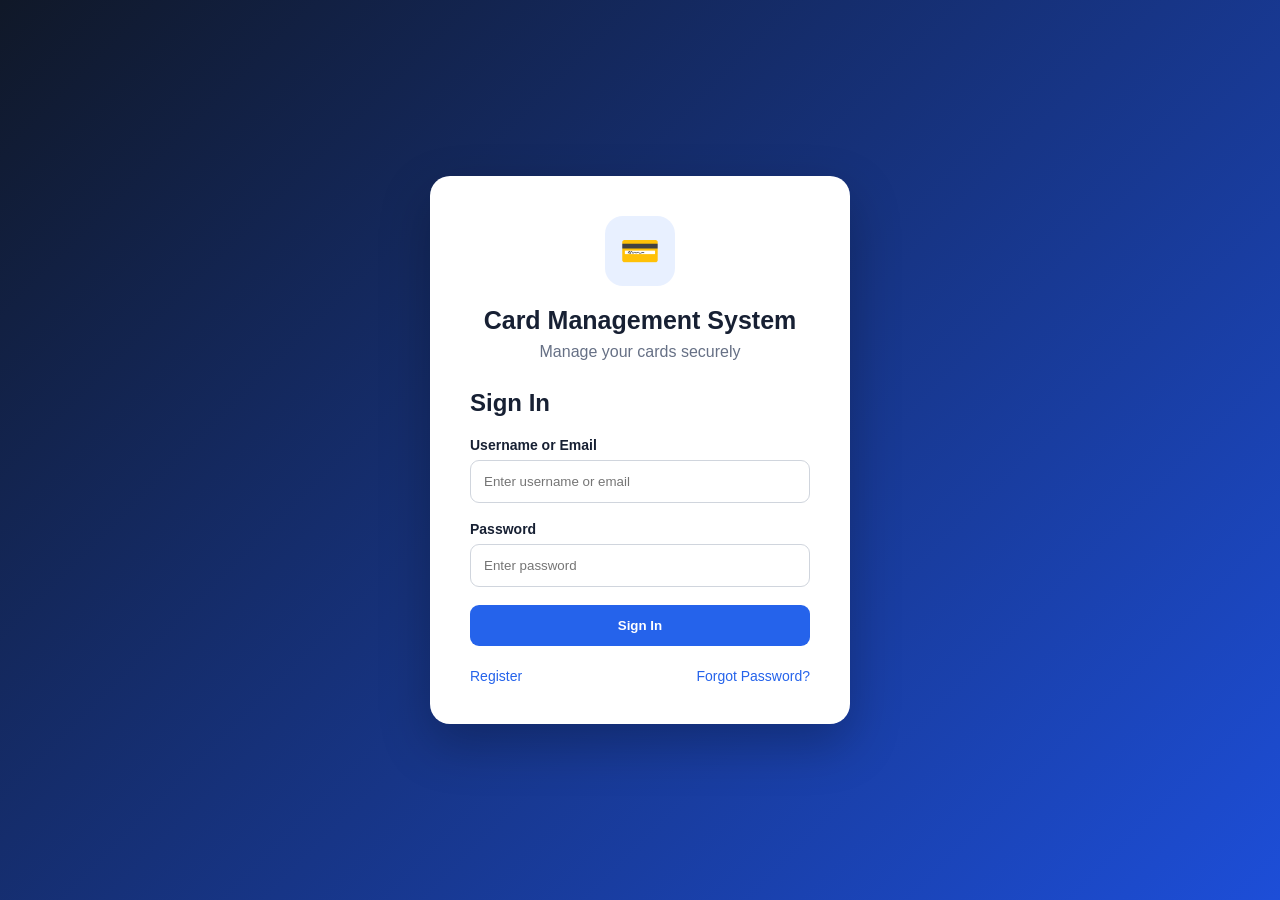
<file: frontend/index.html>
<!DOCTYPE html>
<html lang="en">

<head>
    <meta charset="UTF-8">
    <meta name="viewport" content="width=device-width, initial-scale=1.0">

    <title>Card Management System - Sign In</title>

    <link rel="stylesheet" href="style.css">
</head>

<body>

    <div class="login-container">

        <div class="login-box">

            <div class="login-icon">
                💳
            </div>

            <h1>Card Management System</h1>

            <p class="login-subtitle">
                Manage your cards securely
            </p>

            <h2>Sign In</h2>

            <form id="loginForm">

                <div class="input-group">
                    <label for="loginInput">
                        Username or Email
                    </label>

                    <input
                        type="text"
                        id="loginInput"
                        placeholder="Enter username or email"
                        required
                    >
                </div>


                <div class="input-group">
                    <label for="password">
                        Password
                    </label>

                    <input
                        type="password"
                        id="password"
                        placeholder="Enter password"
                        required
                    >
                </div>


                <button type="submit" class="login-btn">
                    Sign In
                </button>

            </form>


            <div class="links">

                <a href="register.html">
                    Register
                </a>

                <a href="forgot-password.html">
                    Forgot Password?
                </a>

            </div>

        </div>

    </div>


    <script src="script.js"></script>

</body>
</html>
</file>
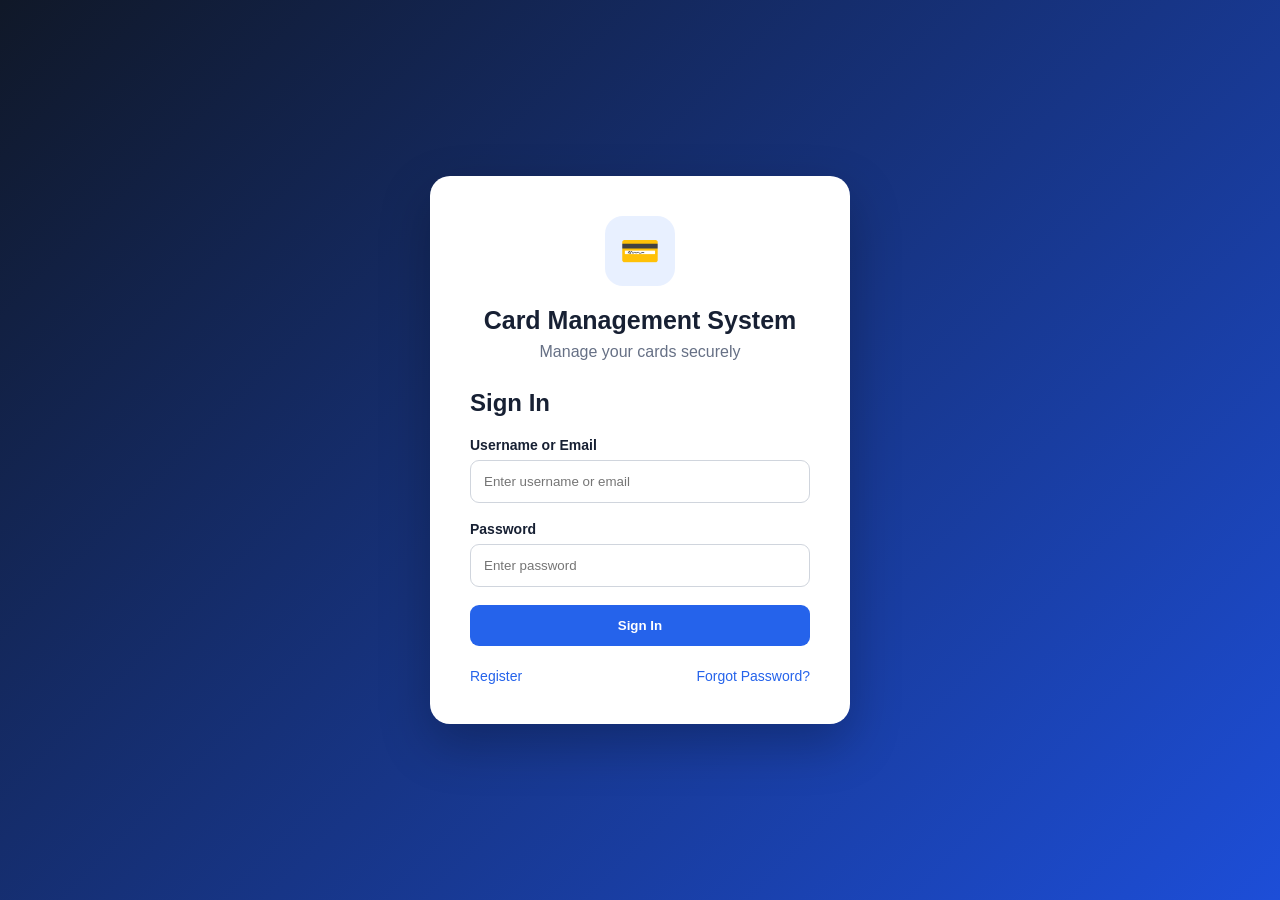
<file: frontend/home.html>
<!DOCTYPE html>
<html lang="en">

<head>
    <meta charset="UTF-8">
    <meta name="viewport" content="width=device-width, initial-scale=1.0">

    <title>Card Management Dashboard</title>

    <link rel="stylesheet" href="style.css">
</head>

<body>

<div class="dashboard">

    <!-- Sidebar -->
    <aside class="sidebar">

        <div class="logo">
            💳 Card Manager
        </div>

        <nav>
    <a href="#dashboard" class="active">🏠 Dashboard</a>
    <a href="#my-cards">💳 My Cards</a>
    <a href="#folders">📁 Folders</a>
    <a href="#add-card">➕ Add Card</a>
    <a href="#settings">⚙️ Settings</a>
</nav>
        <button class="logout-btn" onclick="logout()">
            🚪 Logout
        </button>

    </aside>


    <!-- Main Dashboard -->
    <main class="main-content">

        <!-- Header -->
        <header class="topbar">

            <div>
                <h1>Dashboard</h1>
                <p>Manage all your cards in one place.</p>
            </div>

         <div class="profile">
    <div class="avatar" id="userAvatar">H</div>
    <div>
        <strong>Welcome</strong>
        <small id="userEmail">Loading...</small>
    </div>
</div>
        </header>


        <!-- Statistics -->
      <section class="stats" id="dashboard">

            <div class="stat-card">

                <div class="stat-icon">
                    💳
                </div>

                <div>
                    <span>Total Cards</span>
                    <h2 id="totalCards">0</h2>
                </div>

            </div>


            <div class="stat-card">

                <div class="stat-icon">
                    📁
                </div>

                <div>
                    <span>Folders</span>
                    <h2 id="totalFolders">0</h2>
                </div>

            </div>


            <div class="stat-card">

                <div class="stat-icon">
                    🔒
                </div>

                <div>
                    <span>Secure Cards</span>
                    <h2 id="secureCards">0</h2>
                </div>

            </div>

        </section>


        <!-- My Cards -->
        <section class="cards-section" id ="my-cards">

            <div class="section-header">

                <div>
                    <h2>My Cards</h2>
                    <p>Your saved cards</p>
                </div>

     <button class="add-card-btn" onclick="document.getElementById('add-card').scrollIntoView({behavior:'smooth'})">
    + Add Card
</button>
            </div>

<div class="folder-section" id="folders">

    <h2>My Folders</h2>

    <div class="folder-create">
        <input
            type="text"
            id="folderName"
            placeholder="Enter folder name"
        >

        <button onclick="createFolder()">
            + Create Folder
        </button>
    </div>

    <div id="foldersContainer">
        <p>Loading folders...</p>
    </div>

</div>
<div class="add-card-section" id="add-card">

    <h2>Add New Card</h2>

    <input
        type="text"
        id="cardTitle"
        placeholder="Card name"
    >
<input type="text" id="cardHolder" placeholder="Card holder name">
    <input
        type="text"
        id="cardNumber"
        placeholder="Card number"
    >

    <input
        type="text"
        id="cardExpiry"
        placeholder="Expiry (MM/YY)"
    >

    <input
        type="password"
        id="cardCvv"
        placeholder="CVV"
    >

    <select id="cardFolder">
        <option value="">Select Folder</option>
    </select>

    <button onclick="saveCard()">
        Save Card
    </button>

</div>
            <div id="cardsContainer" class="cards-grid">

                <div class="loading">
                    Loading cards...
                </div>

            </div>

        </section>
<!-- Settings -->

<section class="settings-section" id="settings">

    <h2>⚙️ Settings</h2>

    <p>Manage your account settings.</p>

    <div class="settings-box">
    <label>Account</label>
    <p id="settingsUserName">Loading...</p>
    <button onclick="logout()">🚪 Logout</button>
</div>
</section>
    </main>

</div>


<script src="home.js"></script>

</body>
</html>
</file>
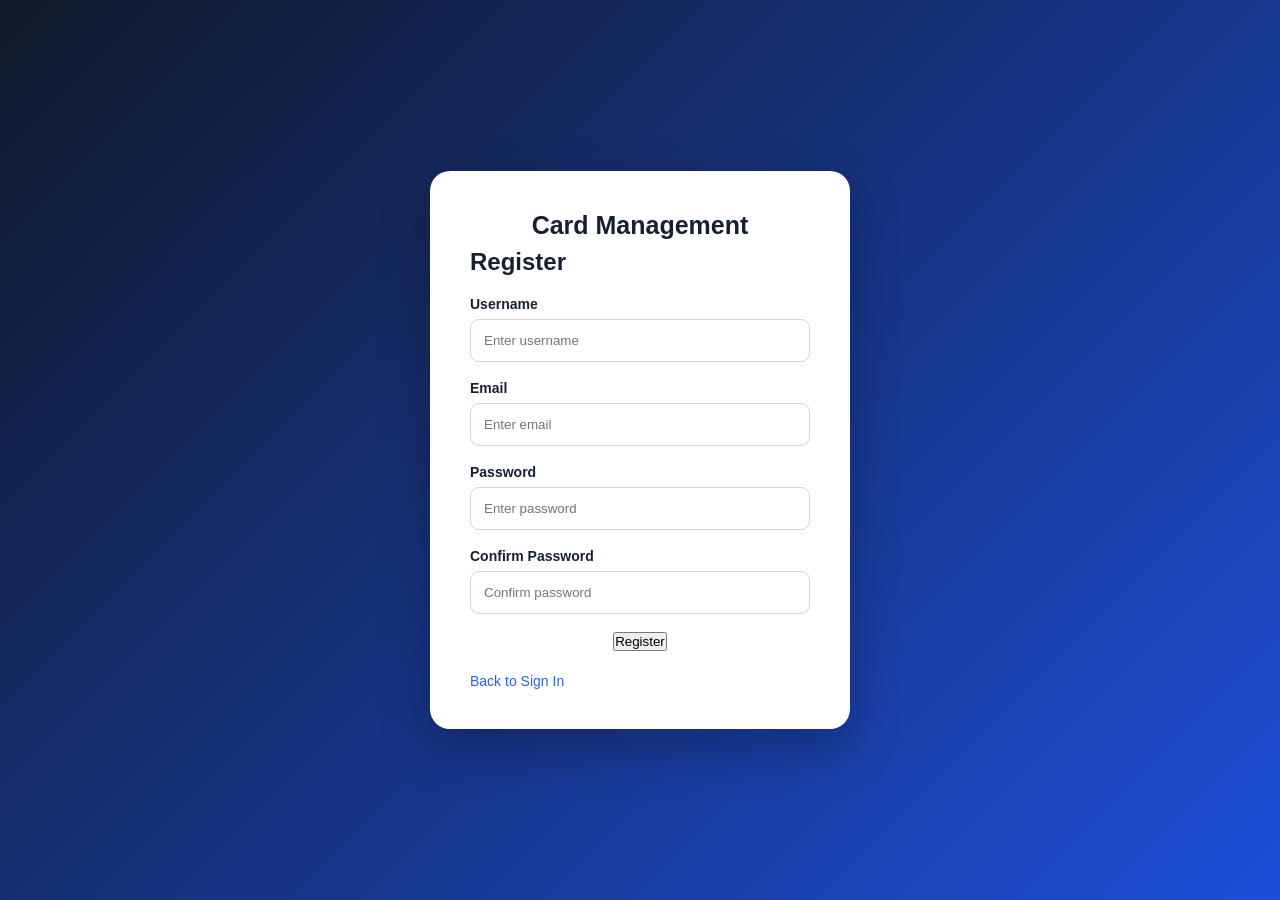
<file: frontend/register.html>
<!DOCTYPE html>
<html lang="en">
<head>
    <meta charset="UTF-8">
    <meta name="viewport" content="width=device-width, initial-scale=1.0">
    <title>Card Management - Register</title>
    <link rel="stylesheet" href="style.css">
</head>

<body>

    <div class="login-container">

        <div class="login-box">

            <h1>Card Management</h1>
            <h2>Register</h2>

            <form id="registerForm">

                <div class="input-group">
                    <label for="username">Username</label>
                    <input
                        type="text"
                        id="username"
                        placeholder="Enter username"
                        required
                    >
                </div>

                <div class="input-group">
                    <label for="email">Email</label>
                    <input
                        type="email"
                        id="email"
                        placeholder="Enter email"
                        required
                    >
                </div>

                <div class="input-group">
                    <label for="password">Password</label>
                    <input
                        type="password"
                        id="password"
                        placeholder="Enter password"
                        required
                    >
                </div>

                <div class="input-group">
                    <label for="confirmPassword">Confirm Password</label>
                    <input
                        type="password"
                        id="confirmPassword"
                        placeholder="Confirm password"
                        required
                    >
                </div>

                <button type="submit">Register</button>

            </form>

            <div class="links">
                <a href="index.html">Back to Sign In</a>
            </div>

        </div>

    </div>

    <script src="register.js"></script>

</body>
</html>
</file>
<file: frontend/style.css>
* {
    margin: 0;
    padding: 0;
    box-sizing: border-box;
}

body {
    margin: 0;
    font-family: Arial, sans-serif;
    background: linear-gradient(135deg, #0f172a, #1e3a8a);
    color: #172033;
}

/* =========================
   LOGIN PAGE
========================= */

.login-container {
    min-height: 100vh;
    display: flex;
    justify-content: center;
    align-items: center;
    padding: 20px;
    background: linear-gradient(135deg, #101828, #1d4ed8);
}

.login-box {
    width: 420px;
    padding: 40px;
    background: white;
    border-radius: 20px;
    text-align: center;
    box-shadow: 0 20px 50px rgba(0,0,0,.25);
}

.login-icon {
    width: 70px;
    height: 70px;
    margin: auto;
    margin-bottom: 20px;
    border-radius: 18px;
    background: #e8f0ff;
    display: flex;
    align-items: center;
    justify-content: center;
    font-size: 32px;
}

.login-box h1 {
    font-size: 25px;
    margin-bottom: 8px;
}

.login-subtitle {
    color: #667085;
    margin-bottom: 28px;
}

.login-box h2 {
    text-align: left;
    margin-bottom: 20px;
}

.input-group {
    margin-bottom: 18px;
    text-align: left;
}

.input-group label {
    display: block;
    margin-bottom: 7px;
    font-size: 14px;
    font-weight: bold;
}

.input-group input {
    width: 100%;
    padding: 13px;
    border: 1px solid #d0d5dd;
    border-radius: 9px;
    outline: none;
}

.input-group input:focus {
    border-color: #2563eb;
}

.login-btn {
    width: 100%;
    padding: 13px;
    border: 0;
    border-radius: 9px;
    background: #2563eb;
    color: white;
    font-weight: bold;
    cursor: pointer;
}

.links {
    display: flex;
    justify-content: space-between;
    margin-top: 22px;
}

.links a {
    color: #2563eb;
    text-decoration: none;
    font-size: 14px;
}


/* =========================
   EXISTING HOME PAGE
========================= */

.home-container {
    min-height: 100vh;
    padding: 35px 45px;
    background:
        radial-gradient(circle at 10% 20%, rgba(37,99,235,.35), transparent 30%),
        radial-gradient(circle at 90% 80%, rgba(29,78,216,.30), transparent 30%),
        linear-gradient(135deg, #0f172a, #172554);
}

.home-container > h1 {
    max-width: 1150px;
    margin: 0 auto 30px;
    color: white;
    font-size: 32px;
    font-weight: 700;
}


/* Header */

.home-header {
    max-width: 1150px;
    margin: auto;
    padding: 22px 28px;
    background: rgba(255,255,255,.96);
    border-radius: 18px;
    display: flex;
    justify-content: space-between;
    align-items: center;
    box-shadow: 0 12px 35px rgba(0,0,0,.20);
}

.home-header h2 {
    font-size: 22px;
}

.home-header button {
    padding: 11px 22px;
    border: 0;
    border-radius: 9px;
    background: #2563eb;
    color: white;
    font-weight: bold;
    cursor: pointer;
}

.home-header button:hover {
    background: #1d4ed8;
}


/* Cards area */

#cardsContainer {
    max-width: 1150px;
    margin: 28px auto;
    display: grid;
    grid-template-columns: repeat(auto-fit, minmax(320px, 1fr));
    gap: 25px;
}


/* Bank Card */

#cardsContainer .card {
    min-height: 215px;
    padding: 28px;
    border-radius: 20px;
    position: relative;
    overflow: hidden;
    color: white;

    background:
        radial-gradient(circle at 90% 10%, rgba(255,255,255,.20), transparent 25%),
        linear-gradient(135deg, #111827, #1e40af 55%, #2563eb);

    box-shadow:
        0 15px 35px rgba(0,0,0,.30);

    transition: transform .25s ease;
}

#cardsContainer .card:hover {
    transform: translateY(-7px);
}


/* Decorative circles */

#cardsContainer .card::before {
    content: "";
    position: absolute;
    width: 190px;
    height: 190px;
    right: -70px;
    top: -70px;
    border-radius: 50%;
    border: 35px solid rgba(255,255,255,.08);
}

#cardsContainer .card::after {
    content: "";
    position: absolute;
    width: 100px;
    height: 100px;
    left: -45px;
    bottom: -45px;
    border-radius: 50%;
    background: rgba(255,255,255,.08);
}


/* Card content */

#cardsContainer .card h3 {
    position: relative;
    z-index: 2;
    font-size: 20px;
    margin-bottom: 30px;
    text-transform: capitalize;
}

#cardsContainer .card p {
    position: relative;
    z-index: 2;
    margin: 10px 0;
    font-size: 14px;
}

#cardsContainer .card strong {
    opacity: .70;
    font-weight: normal;
}


/* Loading */

.loading {
    color: white;
    text-align: center;
    padding: 40px;
}


/* Mobile */

@media (max-width: 700px) {

    .home-container {
        padding: 25px 18px;
    }

    .home-container > h1 {
        font-size: 25px;
    }

    .home-header {
        padding: 18px;
    }

    #cardsContainer {
        grid-template-columns: 1fr;
    }
}
.folder-section {
    margin: 25px 0;
    padding: 25px;
    background: rgba(255, 255, 255, 0.08);
    border-radius: 18px;
    backdrop-filter: blur(10px);
}

.folder-section h2 {
    color: white;
    margin-bottom: 18px;
}

.folder-create {
    display: flex;
    gap: 12px;
    margin-bottom: 20px;
}

.folder-create input {
    flex: 1;
    padding: 13px 16px;
    border: none;
    border-radius: 10px;
    outline: none;
    font-size: 15px;
}

.folder-create button {
    padding: 13px 20px;
    border: none;
    border-radius: 10px;
    background: #2563eb;
    color: white;
    font-weight: bold;
    cursor: pointer;
}

.folder-create button:hover {
    background: #1d4ed8;
}

#foldersContainer {
    display: flex;
    flex-wrap: wrap;
    gap: 15px;
}

.folder {
    padding: 15px 20px;
    background: white;
    color: #172033;
    border-radius: 12px;
    font-weight: bold;
    min-width: 180px;
    box-shadow: 0 8px 20px rgba(0, 0, 0, 0.2);
}

.folder:hover {
    transform: translateY(-3px);
}
/* =========================
   DASHBOARD PAGE
========================= */

.dashboard {
    min-height: 100vh;
    display: flex;
    background:
        radial-gradient(circle at 80% 10%, rgba(37, 99, 235, 0.25), transparent 30%),
        linear-gradient(135deg, #0f172a, #172554);
}


/* Sidebar */

.sidebar {
    width: 250px;
    min-height: 100vh;
    padding: 28px 20px;
    background: rgba(15, 23, 42, 0.96);
    color: white;
    position: sticky;
    top: 0;
}

.logo {
    font-size: 21px;
    font-weight: bold;
    margin-bottom: 40px;
}

.sidebar nav {
    display: flex;
    flex-direction: column;
    gap: 10px;
}

.sidebar nav a {
    padding: 13px 15px;
    color: #cbd5e1;
    text-decoration: none;
    border-radius: 10px;
    transition: 0.2s;
}

.sidebar nav a:hover,
.sidebar nav a.active {
    background: #2563eb;
    color: white;
}

.logout-btn {
    width: 100%;
    margin-top: 40px;
    padding: 13px;
    border: none;
    border-radius: 10px;
    background: #dc2626;
    color: white;
    font-weight: bold;
    cursor: pointer;
}


/* Main Content */

.main-content {
    flex: 1;
    padding: 35px;
    min-width: 0;
}


/* Topbar */

.topbar {
    display: flex;
    justify-content: space-between;
    align-items: center;
    margin-bottom: 30px;
}

.topbar h1 {
    color: white;
    font-size: 32px;
    margin-bottom: 8px;
}

.topbar p {
    color: #cbd5e1;
}

.profile {
    display: flex;
    align-items: center;
    gap: 12px;
    padding: 10px 16px;
    background: rgba(255,255,255,0.95);
    border-radius: 14px;
}

.avatar {
    width: 42px;
    height: 42px;
    border-radius: 50%;
    background: #2563eb;
    color: white;
    display: flex;
    align-items: center;
    justify-content: center;
    font-weight: bold;
    font-size: 18px;
}

.profile small {
    display: block;
    color: #667085;
    margin-top: 3px;
}


/* Statistics */

.stats {
    display: grid;
    grid-template-columns: repeat(3, 1fr);
    gap: 20px;
    margin-bottom: 30px;
}

.stat-card {
    background: rgba(255,255,255,0.96);
    padding: 23px;
    border-radius: 18px;
    display: flex;
    align-items: center;
    gap: 18px;
    box-shadow: 0 12px 30px rgba(0,0,0,0.18);
}

.stat-icon {
    width: 52px;
    height: 52px;
    border-radius: 14px;
    background: #e8f0ff;
    display: flex;
    align-items: center;
    justify-content: center;
    font-size: 25px;
}

.stat-card span {
    color: #667085;
    font-size: 14px;
}

.stat-card h2 {
    margin-top: 5px;
    font-size: 28px;
}


/* Cards Section */

.cards-section {
    background: rgba(255,255,255,0.08);
    padding: 25px;
    border-radius: 20px;
    backdrop-filter: blur(10px);
}

.section-header {
    display: flex;
    justify-content: space-between;
    align-items: center;
    margin-bottom: 25px;
}

.section-header h2 {
    color: white;
    margin-bottom: 5px;
}

.section-header p {
    color: #cbd5e1;
}

.add-card-btn {
    padding: 12px 20px;
    border: none;
    border-radius: 10px;
    background: #2563eb;
    color: white;
    font-weight: bold;
    cursor: pointer;
}

.add-card-btn:hover {
    background: #1d4ed8;
}


/* Add Card */

.add-card-section {
    margin: 25px 0;
    padding: 25px;
    background: rgba(255,255,255,0.95);
    border-radius: 18px;
}

.add-card-section h2 {
    margin-bottom: 20px;
}

.add-card-section input,
.add-card-section select {
    width: 100%;
    padding: 13px;
    margin-bottom: 12px;
    border: 1px solid #d0d5dd;
    border-radius: 9px;
    outline: none;
}

.add-card-section button {
    padding: 13px 22px;
    border: none;
    border-radius: 9px;
    background: #2563eb;
    color: white;
    font-weight: bold;
    cursor: pointer;
}


/* Responsive Dashboard */

@media (max-width: 900px) {

    .sidebar {
        width: 210px;
    }

    .stats {
        grid-template-columns: 1fr;
    }
}

@media (max-width: 700px) {

    .dashboard {
        display: block;
    }

    .sidebar {
        width: 100%;
        min-height: auto;
        position: relative;
    }

    .main-content {
        padding: 20px;
    }

    .topbar {
        display: block;
    }

    .profile {
        margin-top: 20px;
    }

    .section-header {
        display: block;
    }

    .add-card-btn {
        margin-top: 15px;
    }
}
/* =========================
   SETTINGS
========================= */

.settings-section {
    margin-top: 30px;
    padding: 25px;
    background: rgba(255, 255, 255, 0.96);
    border-radius: 18px;
    box-shadow: 0 12px 30px rgba(0, 0, 0, 0.15);
}

.settings-section h2 {
    color: #172033;
    margin-bottom: 8px;
}

.settings-section > p {
    color: #667085;
    margin-bottom: 20px;
}

.settings-box {
    padding: 20px;
    background: #f8fafc;
    border-radius: 12px;
}

.settings-box label {
    font-weight: bold;
    color: #667085;
}

.settings-box p {
    margin: 8px 0 18px;
    font-weight: bold;
}

.settings-box button {
    padding: 11px 20px;
    border: none;
    border-radius: 9px;
    background: #dc2626;
    color: white;
    font-weight: bold;
    cursor: pointer;
}/* =========================
   SIDEBAR NAVIGATION
========================= */

html {
    scroll-behavior: smooth;
}

[id] {
    scroll-margin-top: 25px;
}
/* ==============================
   PROFESSIONAL BANK CARD
   ============================== */

.cards-grid {
    display: grid;
    grid-template-columns: repeat(2, 1fr);
    gap: 25px;
}

.bank-card {
    min-height: 260px;
    padding: 25px;
    border-radius: 22px;
    background:
        linear-gradient(135deg, #111827, #1e3a8a);
    color: white;
    position: relative;
    overflow: hidden;
    box-shadow: 0 15px 35px rgba(0,0,0,.25);
}

.bank-card::before {
    content: "";
    position: absolute;
    width: 180px;
    height: 180px;
    border-radius: 50%;
    background: rgba(255,255,255,.08);
    right: -60px;
    top: -60px;
}

.bank-card-top {
    display: flex;
    justify-content: space-between;
    align-items: center;
    font-weight: bold;
    position: relative;
}

.card-type {
    font-size: 18px;
    font-style: italic;
}

.chip {
    width: 48px;
    height: 36px;
    margin-top: 25px;
    border-radius: 7px;
    background: #d4af37;
    color: #5b4510;
    display: flex;
    align-items: center;
    justify-content: center;
    font-size: 25px;
}

.card-number {
    margin-top: 22px;
    font-size: 22px;
    letter-spacing: 3px;
    font-family: monospace;
}

.bank-card-bottom {
    display: flex;
    justify-content: space-between;
    margin-top: 25px;
}

.bank-card-bottom small {
    display: block;
    font-size: 10px;
    color: #cbd5e1;
    margin-bottom: 5px;
}

.bank-card-bottom strong {
    font-size: 14px;
}

.card-folder {
    margin-top: 18px;
    display: inline-block;
    padding: 6px 10px;
    border-radius: 20px;
    background: rgba(255,255,255,.15);
    font-size: 12px;
}

.delete-card-btn {
    display: block;
    margin-top: 15px;
    padding: 9px 15px;
    border: none;
    border-radius: 8px;
    background: #dc2626;
    color: white;
    font-weight: bold;
    cursor: pointer;
}

.delete-card-btn:hover {
    background: #b91c1c;
}

@media (max-width: 900px) {
    .cards-grid {
        grid-template-columns: 1fr;
    }
}
.bank-name {
    margin-top: 12px;
    font-size: 18px;
    font-weight: bold;
    text-transform: uppercase;
}
</file>
